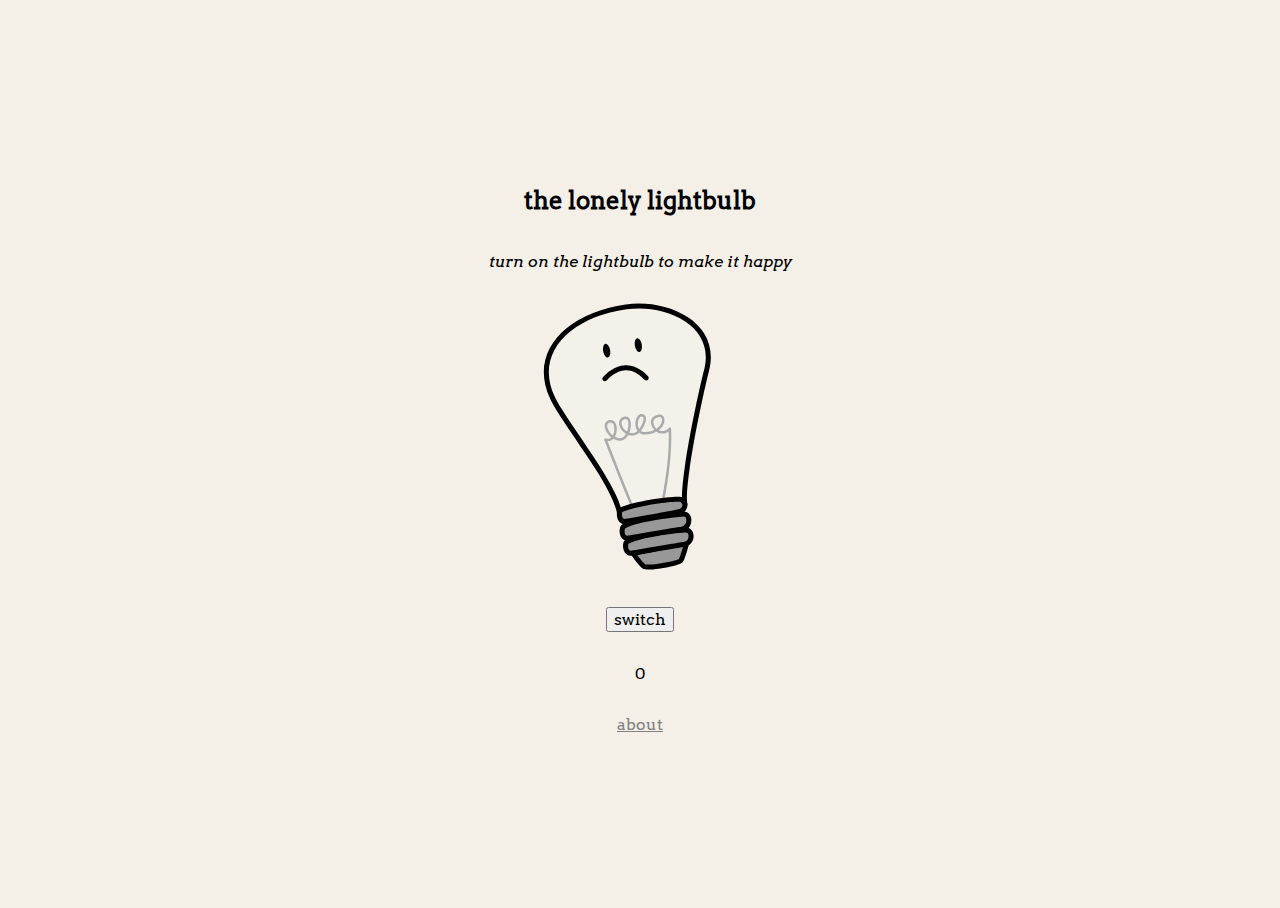
<file: index.html>
<!DOCTYPE html>
<html lang="en">
  <head>
    <meta charset="UTF-8">
    <title>the lonely lightbulb</title>
    <meta name="viewport" content="width=device-width, initial-scale=1.0">
    <link rel="stylesheet" href="style.css">
    <link rel="icon" href="images/favicon.ico">
  </head>
  <body>
    <div class="D1">
      <h2>the lonely lightbulb</h2>
    </div>
    <div class="D2" id="text">
      <p>turn on the lightbulb to make it happy</p>
    </div>
    <div class="D3">
      <img id="lightbulb" src="images/off.svg" width="300" height="300" alt="the lightbulb">
    </div>
    <div class="D4">
      <p>
        <input
          type="button"
          id="button"
          value="switch"
          onclick="pictureChange()"
        >
      </p>
    </div>
    <div class="D5">
      <p id="counter">0</p>
    </div>
    <div class="D6">
      <p><a href="about.html">about</a></p>
    </div>
    <script src="script.js" defer></script>
  </body>
</html>
</file>
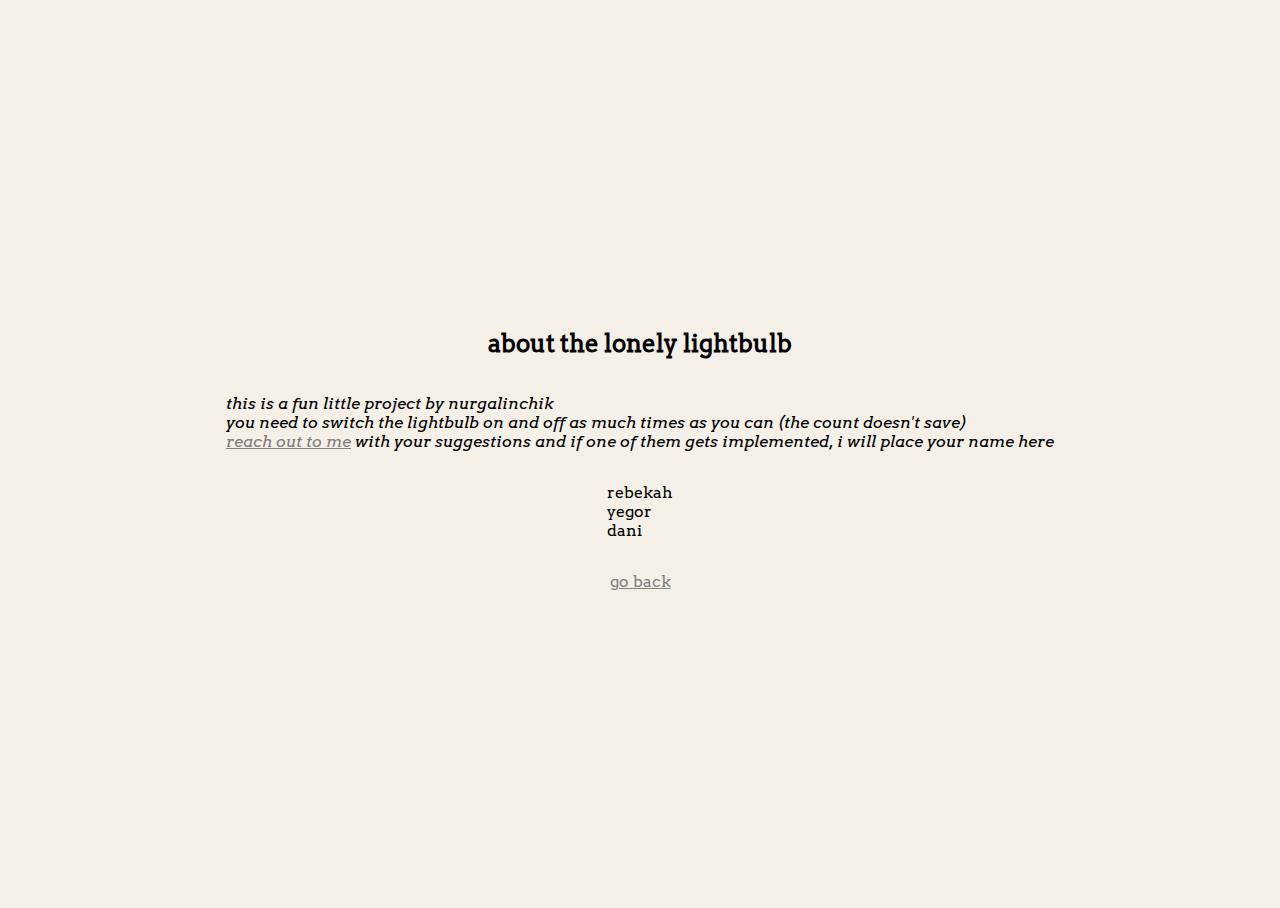
<file: about.html>
<!DOCTYPE html>
<html lang="en">
  <head>
    <meta charset="UTF-8">
    <title>the lonely lightbulb</title>
    <meta name="viewport" content="width=device-width, initial-scale=1.0">
    <link rel="stylesheet" href="style.css">
    <link rel="icon" href="images/favicon.ico">
  </head>
  <body>
    <div class="D1">
      <h2>about the lonely lightbulb</h2>
    </div>
    <div class="D2" id="text">
      <p>this is a fun little project by nurgalinchik<br>you need to switch the lightbulb on and off as much times as you can (the count doesn't save)<br><a href = "mailto:nurgerni@gmail.com?subject = Feedback">reach out to me</a> with your suggestions and if one of them gets implemented, i will place your name here</p>
    </div>
    <div class="D3" id="text">
      <p>rebekah<br>yegor<br>dani</p>
    </div>
    <div class="D4">
      <p><a href="index.html">go back</a></p>
    </div>
    <script src="script.js" defer></script>
  </body>
</html>
</file>
<file: style.css>
@font-face {
  font-family: 'Avro';
  src: url(fonts/Arvo-Regular.ttf);
}

@font-face {
  font-family: 'AvroItalic';
  src: url(fonts/Arvo-Italic.ttf);
}

input[type=button] {
  font-family: Avro;
  font-size: 16px;
}

html, body {
  font-family: Avro;
  height: 100%;
}

body {
  overflow: hidden;
  display: flex;
  justify-content: center;
  align-items: center;
  flex-direction: column;
  background-color: #f4f0e8;
}

.D2 {
  font-family: AvroItalic;
}

#lightbulb {
  transition: transform 0.1s ease-in-out;
  transform: rotate(-10deg);
}

#lightbulb.on {
  transform: rotate(10deg);
}


a {
  color: grey;
}
</file>
